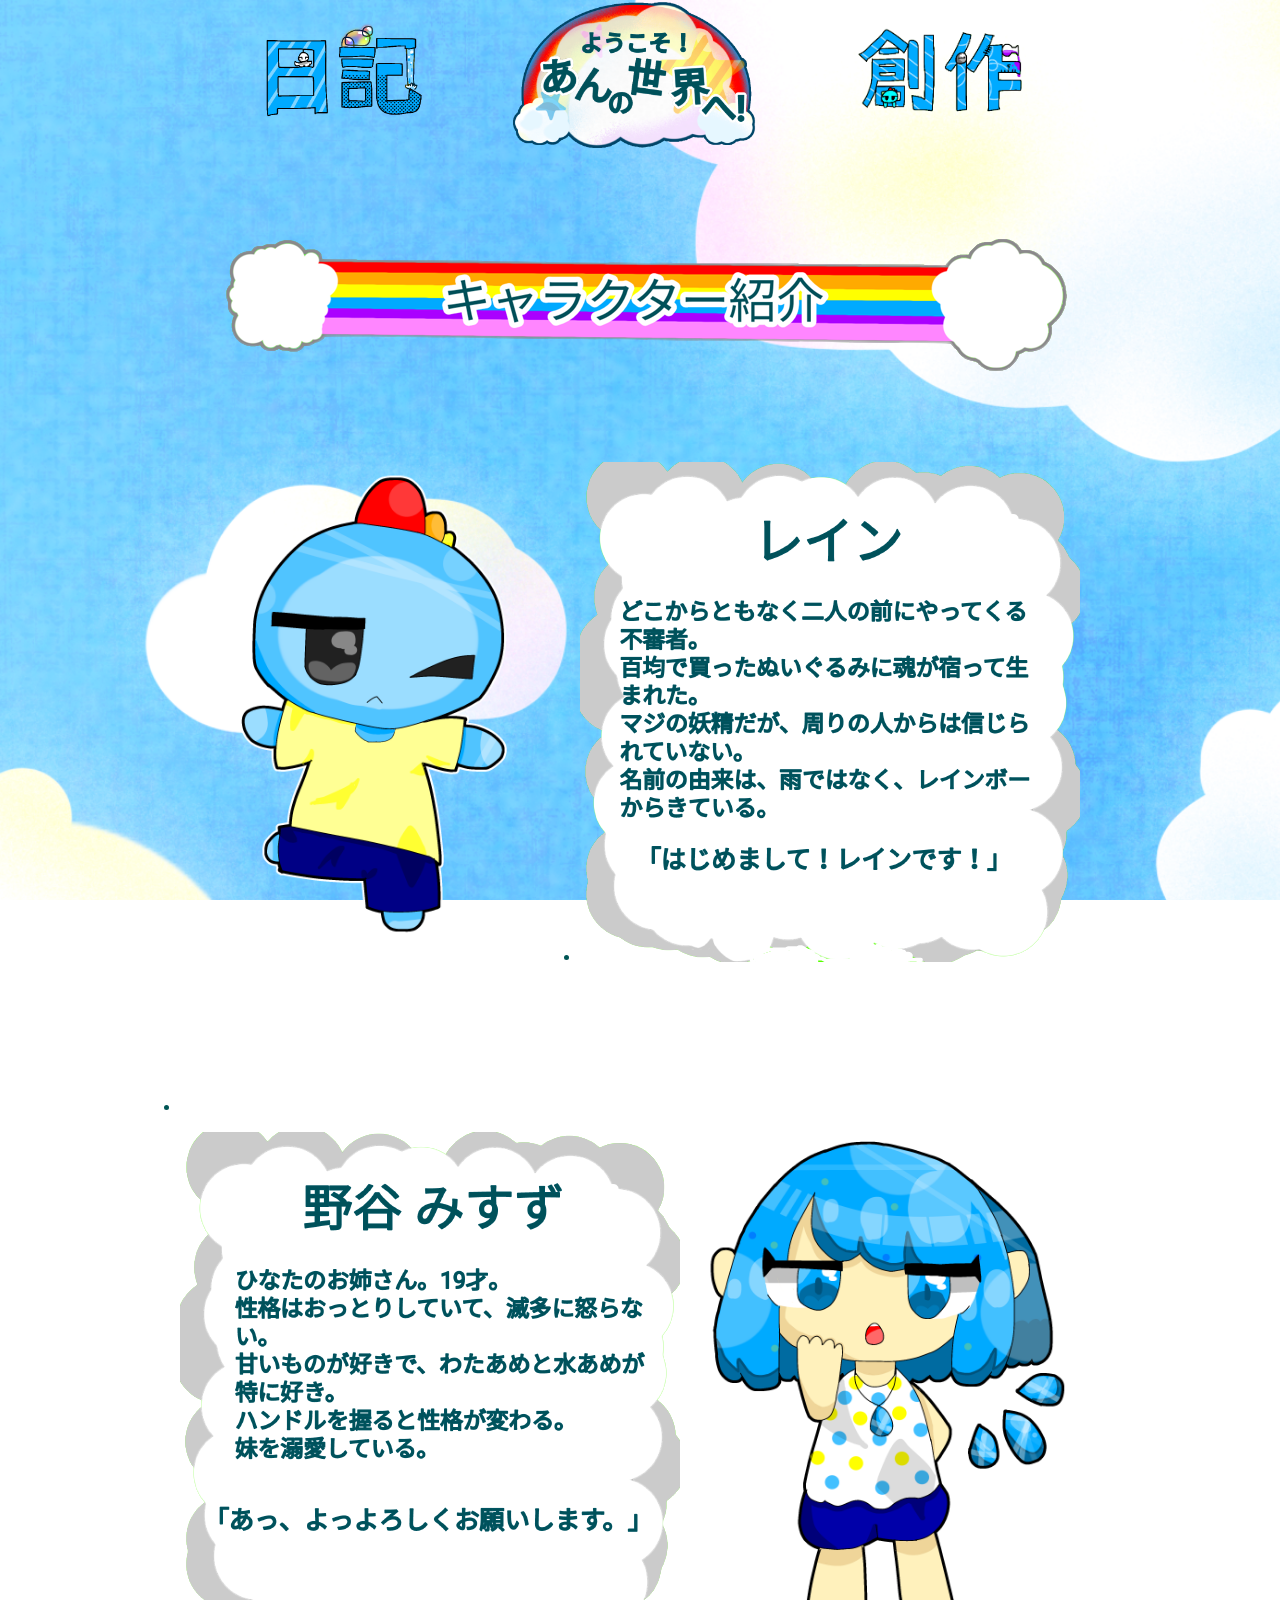
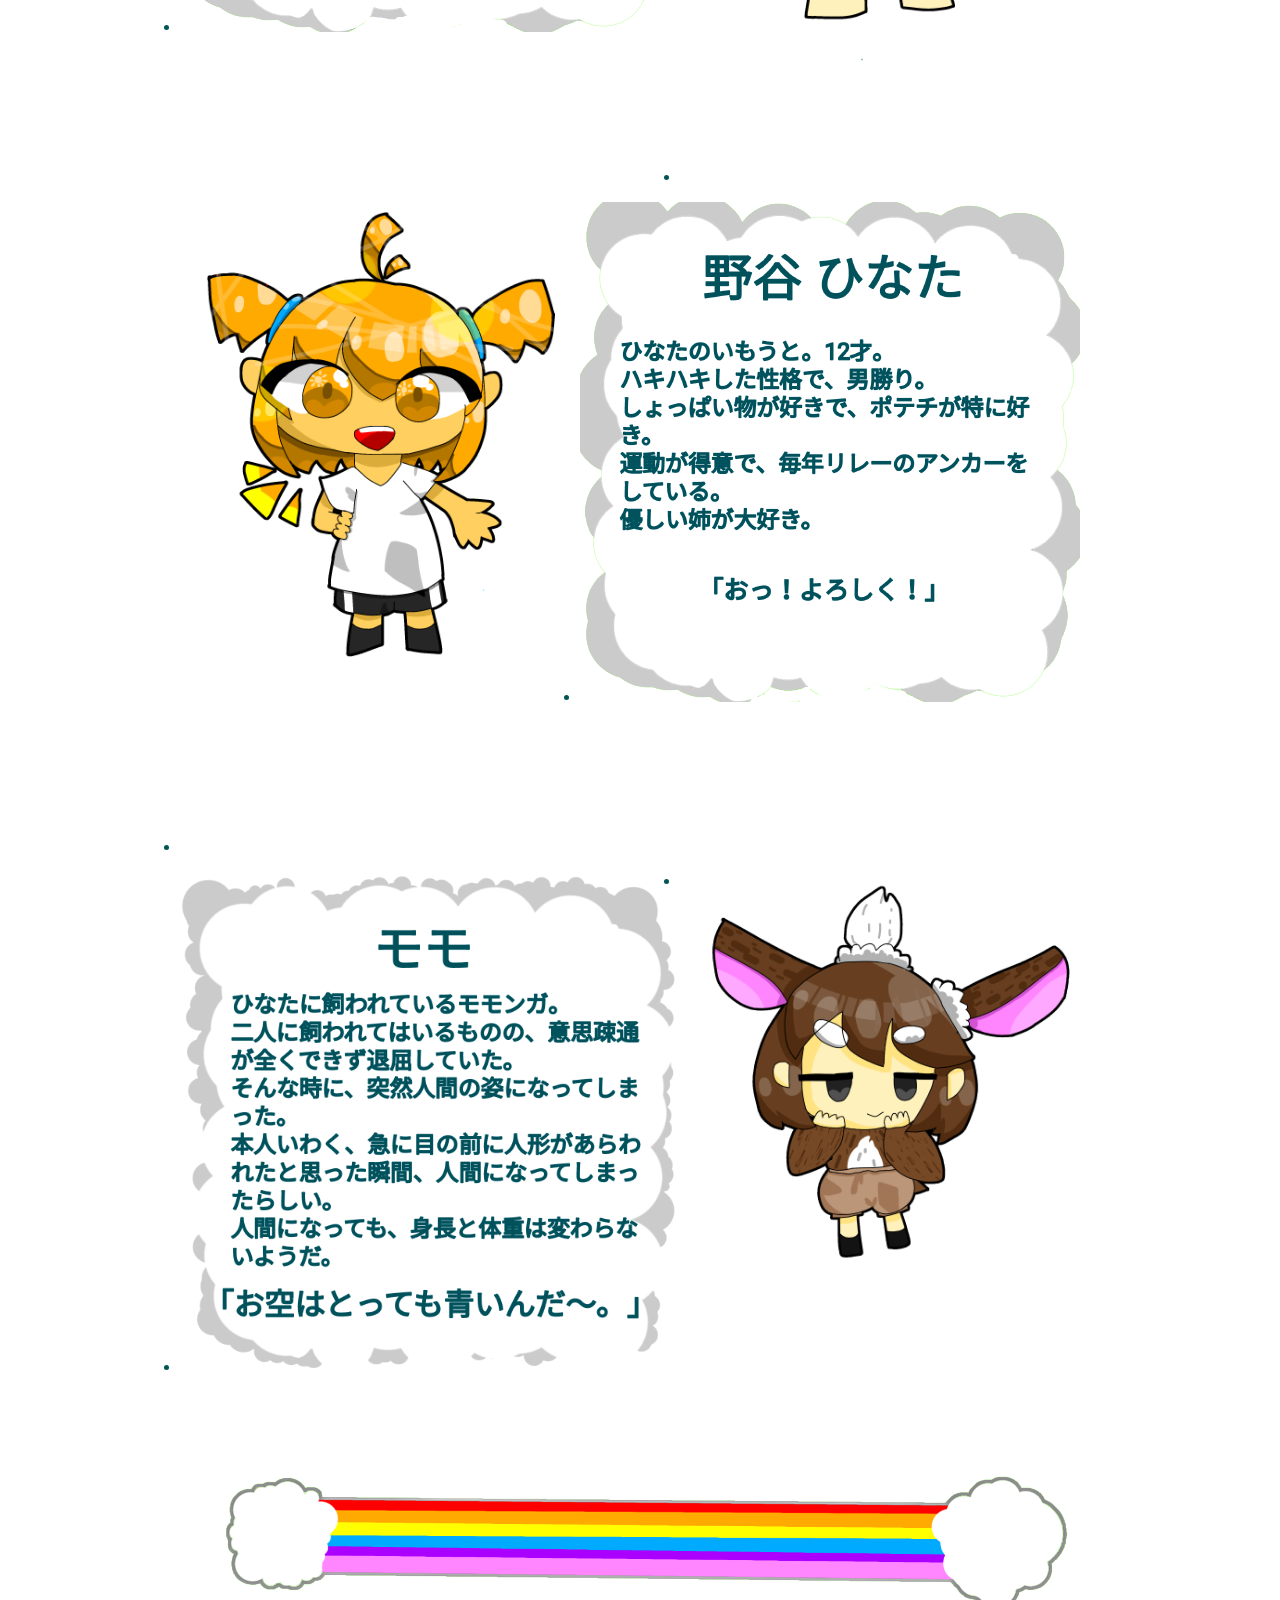
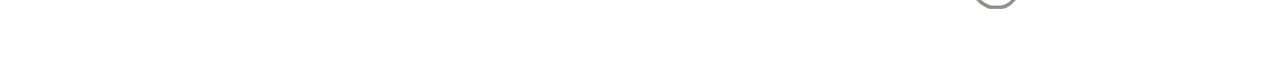
<file: kyara.html>
<!DOCTYPE html>

<head>
    <link rel="stylesheet" href="kyara.css">
    <meta charset="utf-8">
    <title>キャラクター紹介</title>
  </head>

  <header>

    <a href="nikki.html"><img src="日記.png" width="300px" height="150px"></a>
    <a href="index.html"><img src="タイトルロゴ.png" width="300px" height="150px"></a>
    <a href="sousaku.html"><img src="創作-removebg-preview.png" width="300px" height="150px"></a>
   
     </header>

<body>

  <img src="nameber-キャラクター紹介-removebg-preview.png" class="title">

    <ul>
<li> <img src="レイン.png" width="400px" height="650px"></li>
<li> <img src="自己紹介-レイン-removebg-preview.png" class="migi" width="500px" height="500px"></li>
</ul>

<ul>
<li> <img src="自己紹介-みすず-removebg-preview.png" class="hidari" width="500px" height="500px"></li>
<li> <img src="みすず.png" class="migi" width="400px" height="650px"></li>
</ul>

<ul>
<li> <img src="ひなた.png" class="hidari"  width="400px" height="650px"></li>
<li> <img src="自己紹介-ひなた-removebg-preview (1).png" class="migi" width="500px" height="500px"></li>
</ul>

<ul>
  <li> <img src="モモ-自己紹介.png" class="hidari" width="500px" height="500px"></li>
  <li> <img src="モモ.png" class="migi momo" width="400px" height="650px"></li>
  </ul>


</body>

<footer>

  <a href="index.html"><img src="仕切り棒-removebg-preview.png"></a>

 </footer>

</html>
</file>
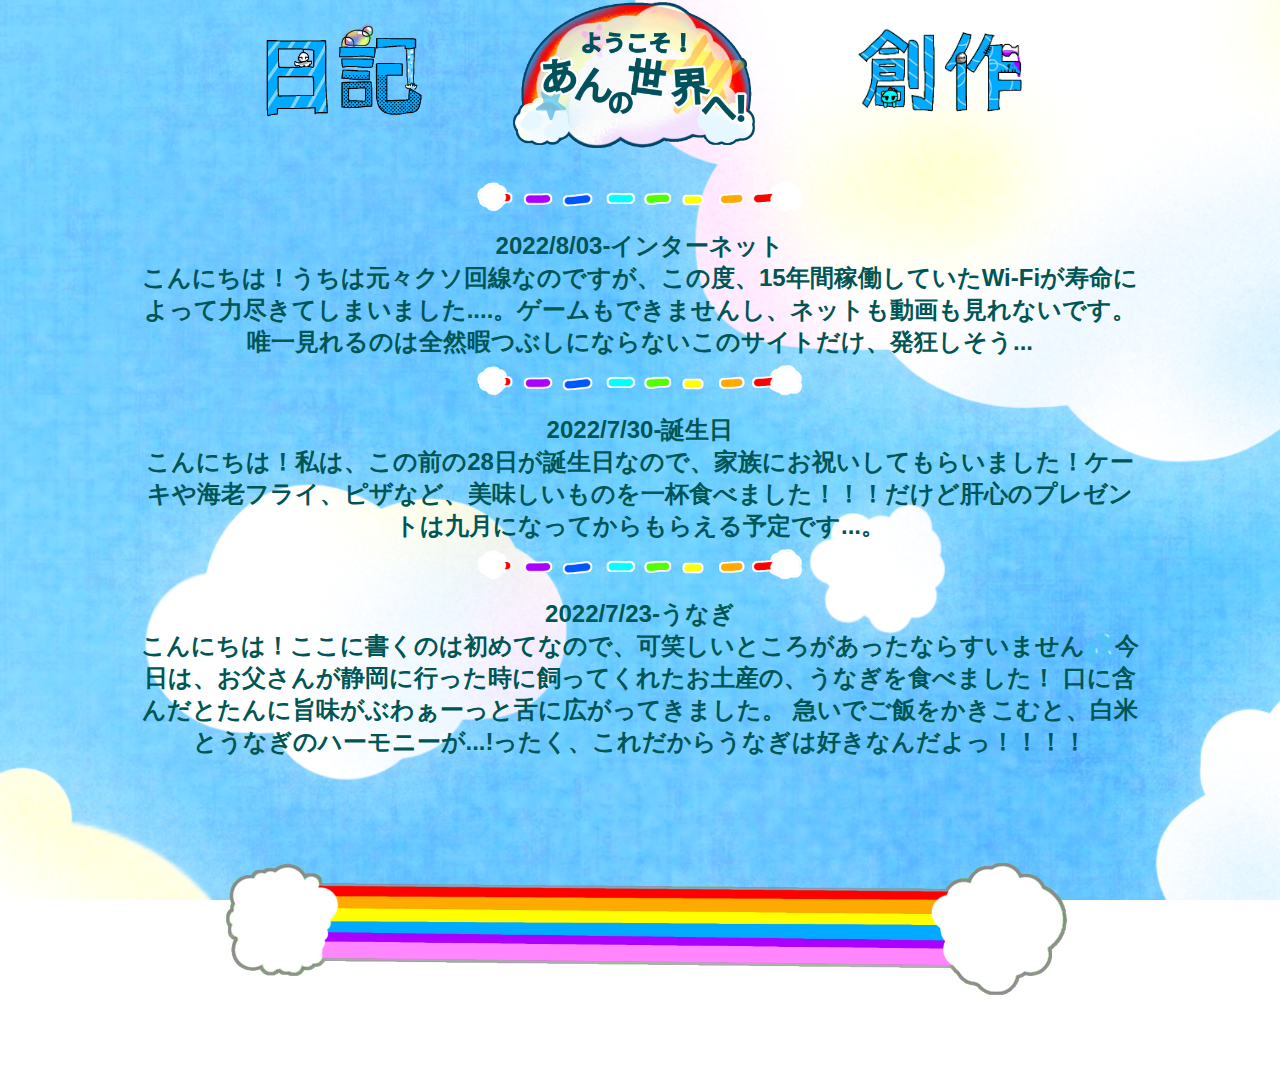
<file: nikki.html>
<!DOCTYPE html>
<html>
    <head>
        <link rel="stylesheet" href="nikki.css">
        <meta charset="utf-8">
        <title>日記</title>
      </head>

      <header>

        <a href="nikki.html"><img src="日記.png" width="300px" height="150px"></a>
        <a href="index.html"><img src="タイトルロゴ.png" width="300px" height="150px"></a>
        <a href="sousaku.html"><img src="創作-removebg-preview.png" width="300px" height="150px"></a>
       
         </header>

         <body>

            <h2>

                <img src="仕切り棒ミニ.png" height="50">

                <div class="2022/7/30">
                    2022/8/03-インターネット<br>
                    こんにちは！うちは元々クソ回線なのですが、この度、15年間稼働していたWi-Fiが寿命によって力尽きてしまいました....。ゲームもできませんし、ネットも動画も見れないです。唯一見れるのは全然暇つぶしにならないこのサイトだけ、発狂しそう...
                </div>

                <img src="仕切り棒ミニ.png" height="50">

                <div class="2022/7/30">
                    2022/7/30-誕生日<br>
                    こんにちは！私は、この前の28日が誕生日なので、家族にお祝いしてもらいました！ケーキや海老フライ、ピザなど、美味しいものを一杯食べました！！！だけど肝心のプレゼントは九月になってからもらえる予定です...。
                </div>

                <img src="仕切り棒ミニ.png" height="50">
                
                <div class="2022/7/23">
                2022/7/23-うなぎ<br>
                こんにちは！ここに書くのは初めてなので、可笑しいところがあったならすいません💦今日は、お父さんが静岡に行った時に飼ってくれたお土産の、うなぎを食べました！ 口に含んだとたんに旨味がぶわぁーっと舌に広がってきました。 急いでご飯をかきこむと、白米とうなぎのハーモニーが...!ったく、これだからうなぎは好きなんだよっ！！！！
            </div>
        </h2>
        

         </body>
         <footer>

            <a href="index.html"><img src="仕切り棒-removebg-preview.png"></a>
          
           </footer>



</html>
</file>
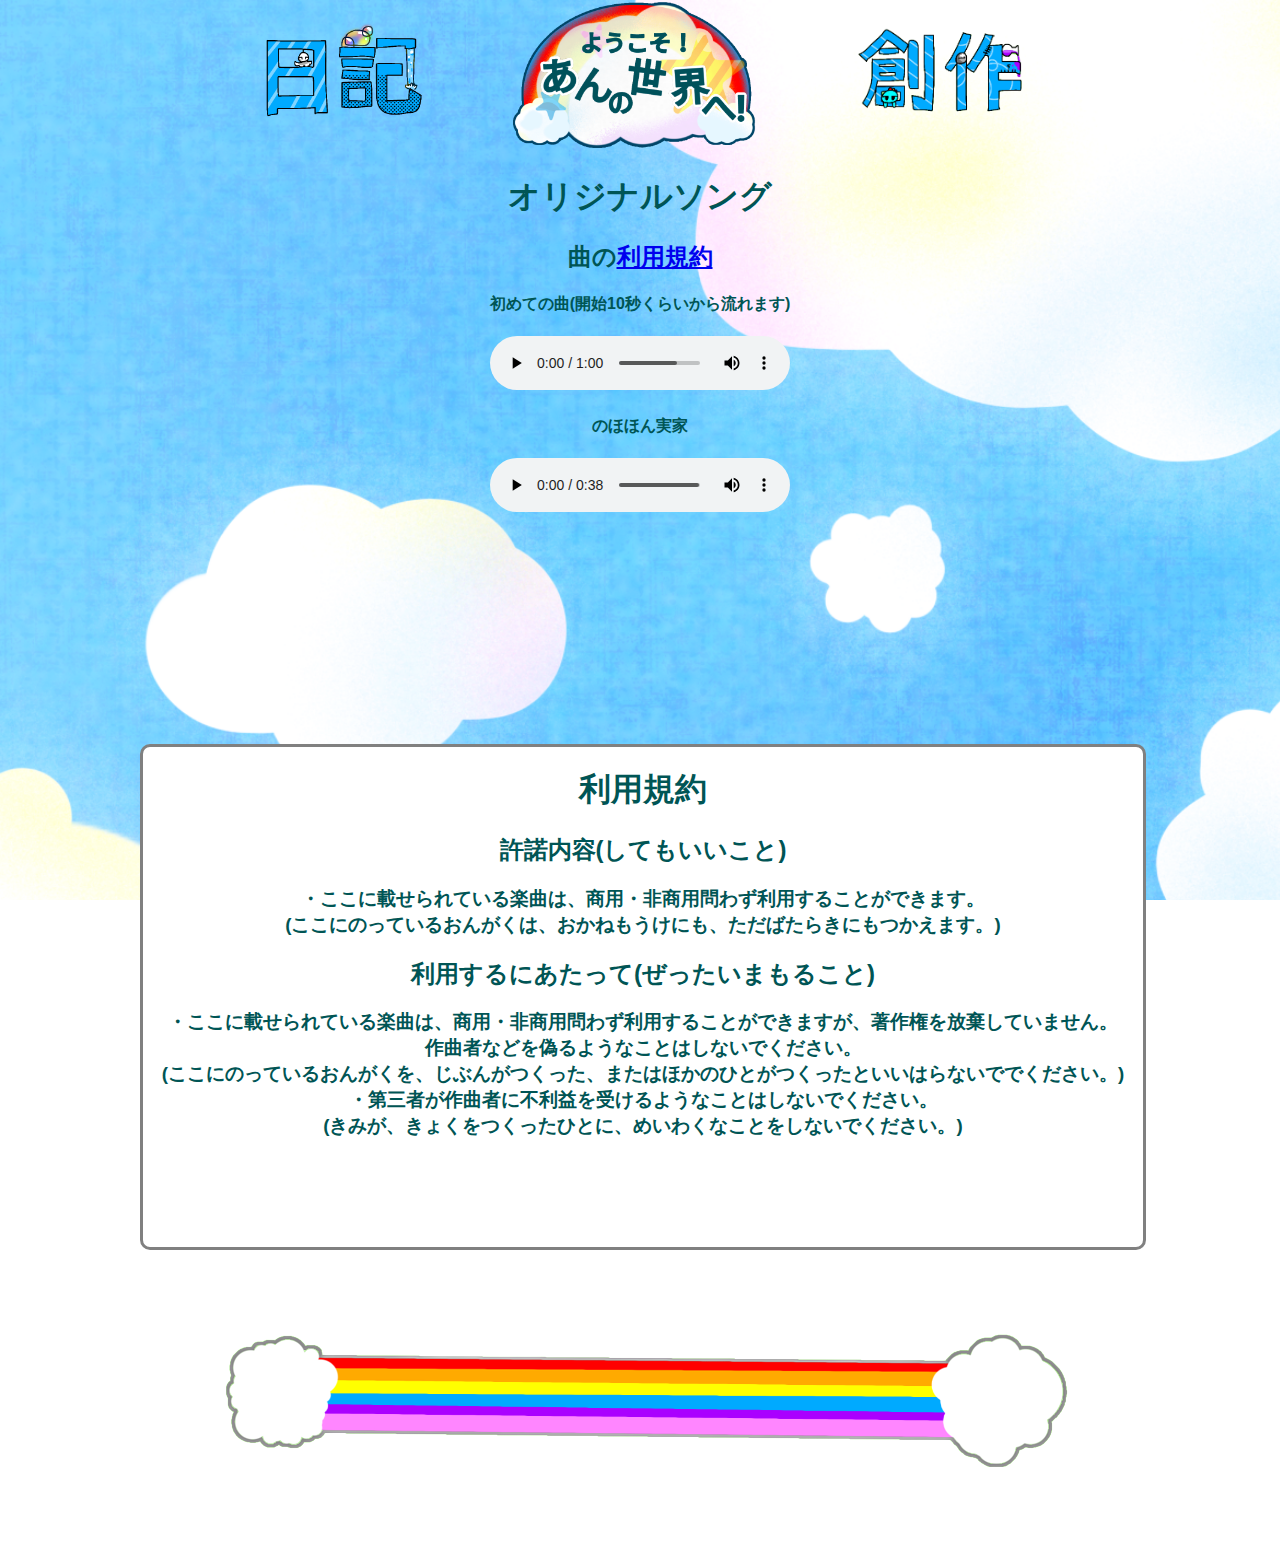
<file: ongaku.html>
<!DOCTYPE html>
<html>
  <head>
    <link rel="stylesheet" href="ongaku.css">
    <meta charset="utf-8">
    <title>オリジナルソング</title>
  </head>

  <header>
 <a href="nikki.html"><img src="日記.png" width="300px" height="150px"></a>
 <a href="index.html"><img src="タイトルロゴ.png" width="300px" height="150px"></a>
 <a href="sousaku.html"><img src="創作-removebg-preview.png" width="300px" height="150px"></a>
  </header>


  <body>

    <div class="title">
<h1>オリジナルソング</h1>
<h2>曲の<a href="#kiyaku">利用規約</a></h2>
</div>

    <h4>初めての曲(開始10秒くらいから流れます)</h4>
    <audio controls src="めっちゃいい曲出来た.mp3"></audio>

    <h4>のほほん実家</h4>
    <audio controls src="のほほん実家.mp3"></audio>




    <h1><br><br><br><br><br></h1>

<div class="kiyaku" id="kiyaku">
    <h1>利用規約</h1>
    <h2>許諾内容(してもいいこと)</h2>
<h3>
・ここに載せられている楽曲は、商用・非商用問わず利用することができます。　　　　　　　　　　　　　　<br>
(ここにのっているおんがくは、おかねもうけにも、ただばたらきにもつかえます。)　　　　　　　　　　　　
</h3>
<h2>利用するにあたって(ぜったいまもること)</h2>
<h3>
・ここに載せられている楽曲は、商用・非商用問わず利用することができますが、著作権を放棄していません。<br>
  作曲者などを偽るようなことはしないでください。　　　　　　　　　　　　　　　　　　　　　　　　　　<br>
(ここにのっているおんがくを、じぶんがつくった、またはほかのひとがつくったといいはらないででください。)<br>
・第三者が作曲者に不利益を受けるようなことはしないでください。　　　　　　　　　　　　　　　　　　　<br>
(きみが、きょくをつくったひとに、めいわくなことをしないでください。)　　　　　　　　　　　　　　　　
</h3>

</div>
    </body>

<footer>

<a href="sousaku.html"><img src="仕切り棒-removebg-preview.png"></a>

</footer>


</html>
</file>
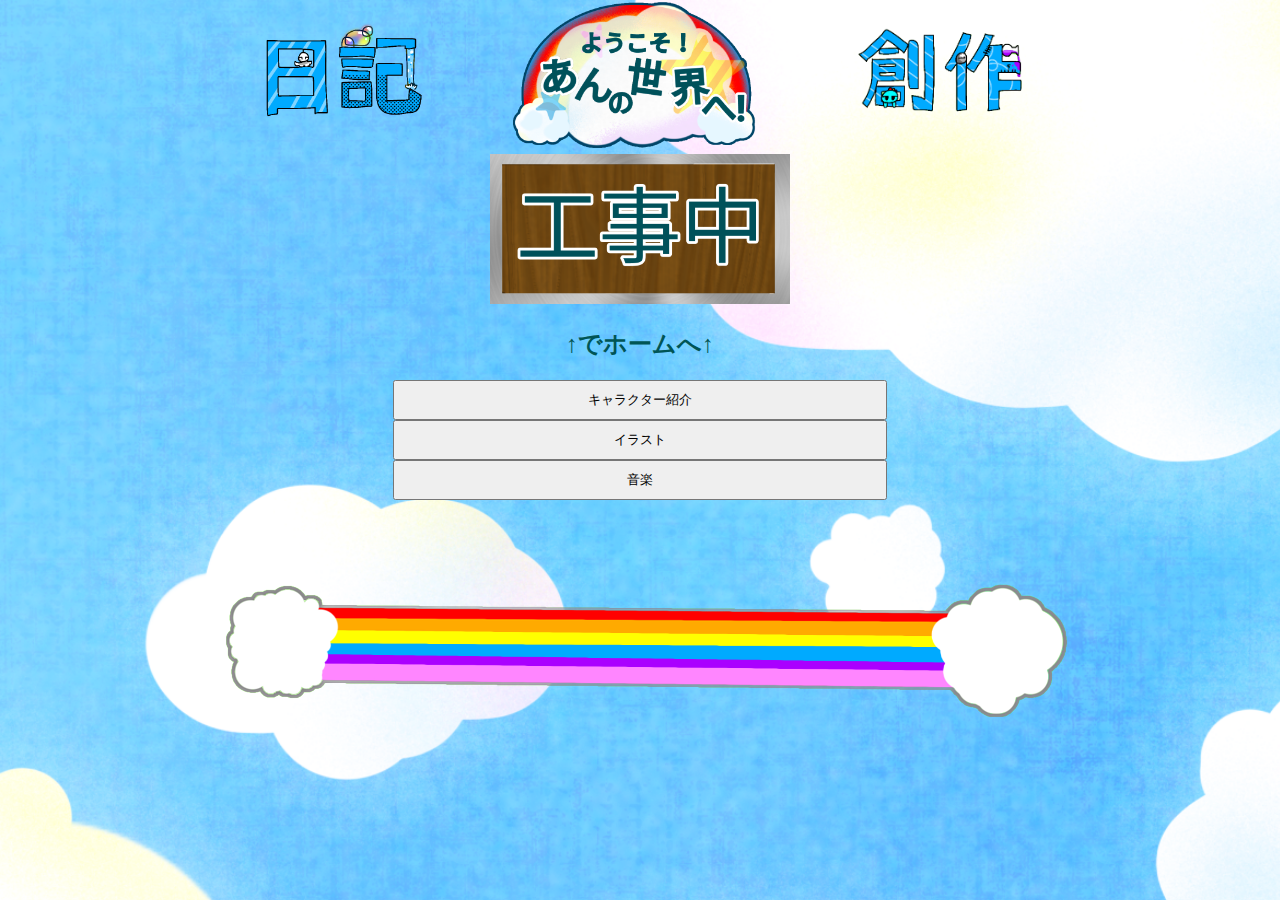
<file: sousaku.html>
<!DOCTYPE html>
<html>

    <head>
        <link rel="stylesheet" href="sousaku.css">
        <meta charset="utf-8">
        <title>創作</title>
      </head>

      <header>

        <a href="nikki.html"><img src="日記.png" width="300px" height="150px"></a>
        <a href="index.html"><img src="タイトルロゴ.png" width="300px" height="150px"></a>
        <a href="sousaku.html"><img src="創作-removebg-preview.png" width="300px" height="150px"></a>
       
         </header>

<body>
    <a href="index.html"><img src="工事中.png" width="300px" height="150px"></a>
    <h2>↑でホームへ↑</h2>

    <button  type=“button” onclick="location.href='kyara.html'">キャラクター紹介</button>
<br>
    <button  type=“button” onclick="location.href='irasuto.html'">イラスト</button>
    <br>
    <button  type=“button” onclick="location.href='ongaku.html'">音楽</button>



</body>

<footer>

    <a href="index.html"><img src="仕切り棒-removebg-preview.png"></a>
  
   </footer>

</html>
</file>
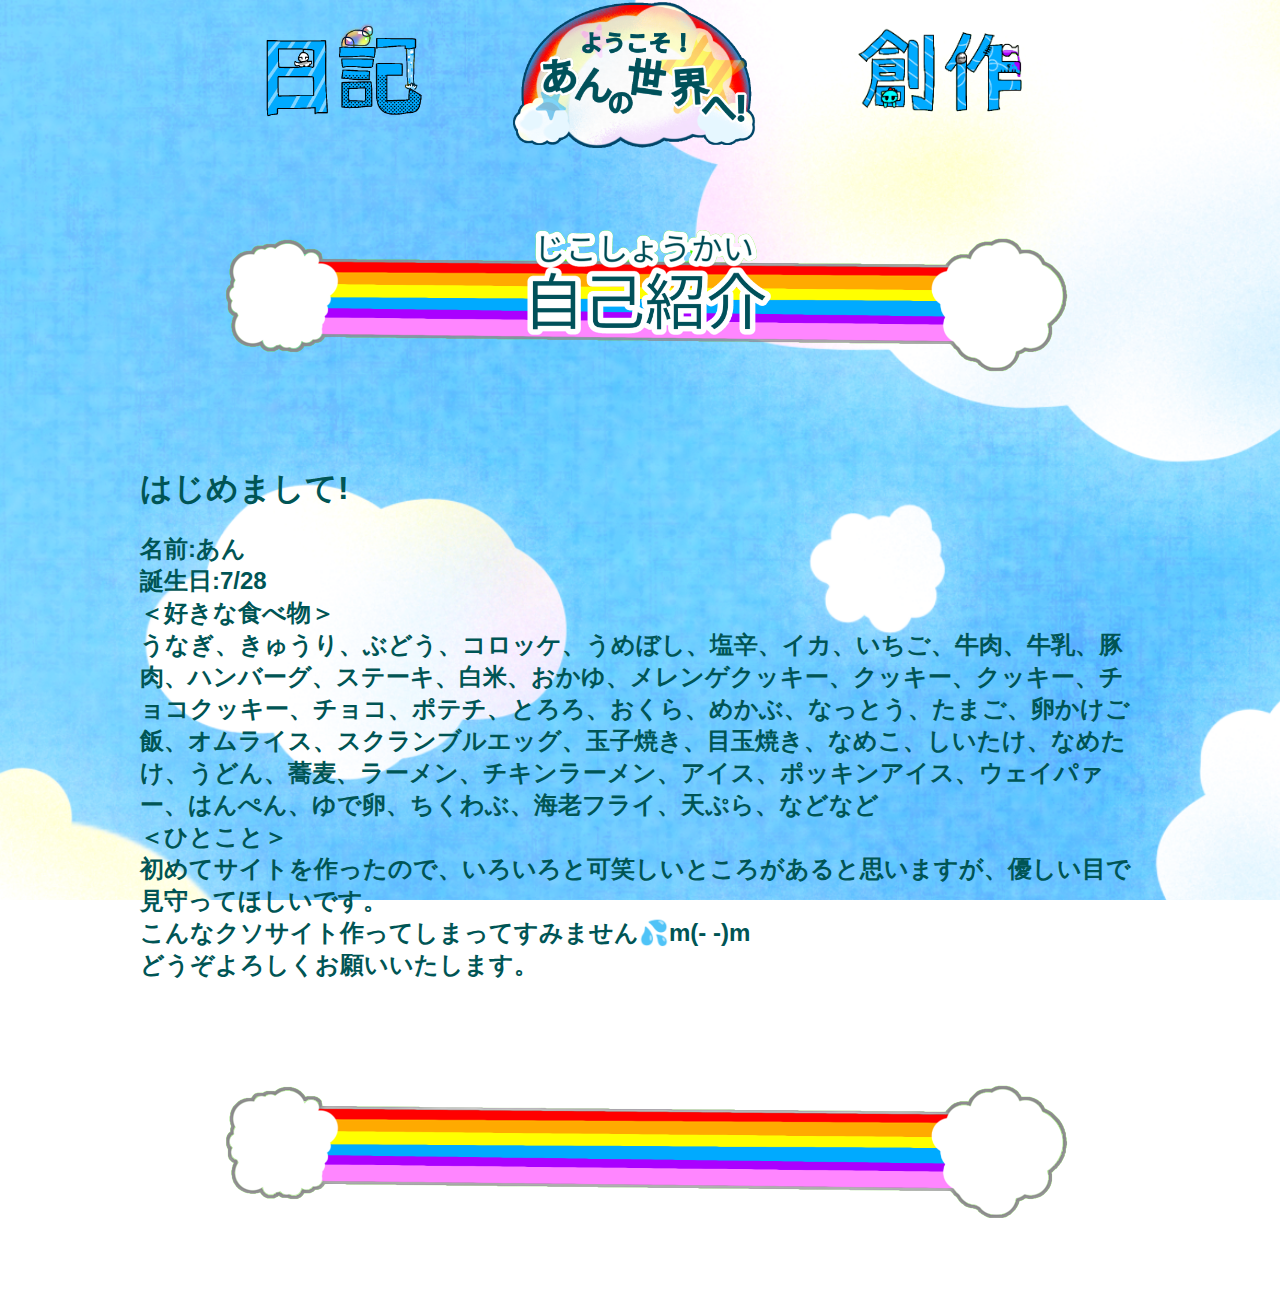
<file: syo-kai.html>
<!DOCTYPE html>
<html>
  <head>
    <link rel="stylesheet" href="syo-kai.css">
    <meta charset="utf-8">
    <title>自己紹介</title>
  </head>

  <header>

    <a href="nikki.html"><img src="日記.png" width="300px" height="150px"></a>
    <a href="index.html"><img src="タイトルロゴ.png" width="300px" height="150px"></a>
    <a href="sousaku.html"><img src="創作-removebg-preview.png" width="300px" height="150px"></a>
   
     </header>

  <body>
    
    <div class="pagetitle">
    <img src="nameber-自己紹介-removebg-preview (1).png">
  </div>


<h1>はじめまして!</h1>
<h2>名前:あん<br>誕生日:7/28<br>＜好きな食べ物＞<br>うなぎ、きゅうり、ぶどう、コロッケ、うめぼし、塩辛、イカ、いちご、牛肉、牛乳、豚肉、ハンバーグ、ステーキ、白米、おかゆ、メレンゲクッキー、クッキー、クッキー、チョコクッキー、チョコ、ポテチ、とろろ、おくら、めかぶ、なっとう、たまご、卵かけご飯、オムライス、スクランブルエッグ、玉子焼き、目玉焼き、なめこ、しいたけ、なめたけ、うどん、蕎麦、ラーメン、チキンラーメン、アイス、ポッキンアイス、ウェイパァー、はんぺん、ゆで卵、ちくわぶ、海老フライ、天ぷら、などなど<br>
 ＜ひとこと＞<br>初めてサイトを作ったので、いろいろと可笑しいところがあると思いますが、優しい目で見守ってほしいです。
  <br>こんなクソサイト作ってしまってすみません💦m(- -)m
  <br>どうぞよろしくお願いいたします。</h2>
</h2>




</body>

<footer>

  <a href="index.html"><img src="仕切り棒-removebg-preview.png"></a>

 </footer>

</html>
</file>
<file: kyara.css>
header {
  text-align:center;
}

body{

    background-image:url(雲.png);
    background-size:1400px;
      font-family: "Arial" ;
      max-width: 1000px;
  margin: auto;
  color:#005555;
  text-align: center;
  background-attachment: fixed
  }

  ul {
    display: flex;
  }

  
button {
    width: 37em;
    height:3em;
    cursor:pointer;
    text-align:center;
    
  }

  footer {
    width: auto;
    height:100px;

    text-align:center;
    
    }

    .pagetitle{
      text-align:center; 
    }


  .momo{
    position:absolute;
    bottom:auto;
  }
</file>
<file: nikki.css>
header {
    text-align:center;
  }
  
  body{
  
    background-image:url(雲.png);
    background-size:1400px;
      font-family: "Arial" ;
      max-width: 1000px;
  margin: auto;
  color:#005555;
  text-align: center;
  background-attachment: fixed
  }
  
  
  button {
    width: 37em;
    height:3em;
  cursor:pointer;
  text-align:center;
  }
  
  footer {
    width: auto;
    height:100px;
  
    text-align:center;
    
    }
  
    .pagetitle{
      text-align:center; 
  
    }
  
    .sticky {
      position: -webkit-sticky;
      position: sticky;
      top: 0;
     
  }
</file>
<file: ongaku.css>
header {
    text-align:center;
  }
  
  body{
  
    background-image:url(雲.png);
    background-size:1400px;
      font-family: "Arial" ;
      max-width: 1000px;
  margin: auto;
  color:#005555;
  text-align: center;
  background-attachment: fixed;
  }
  
  
  button {
    width: 37em;
    height:3em;
  cursor:pointer;
  text-align:center;
  }
  
  footer {
    width: auto;
    height:100px;
  
    text-align:center;
    
    }
  
    .pagetitle{
      text-align:center; 
  
    }

 .kiyaku {
    width: 1000px;
    height: 500px;
    background-color: #ffffff;
    border-radius: 10px 10px 10px 10px;
    border: 3px solid gray;
 }
</file>
<file: sousaku.css>
header {
    text-align:center;
  }
  
  body{
  
    background-image:url(雲.png);
    background-size:1400px;
      font-family: "Arial" ;
      max-width: 1000px;
  margin: auto;
  color:#005555;
  text-align: center;
  background-attachment: fixed
  }
  
  
  button {
    width: 37em;
    height:3em;
  cursor:pointer;
  text-align:center;
  }
  
  footer {
    width: auto;
    height:100px;
  
    text-align:center;
    
    }
  
    .pagetitle{
      text-align:center; 
  
    }
  
    .sticky {
      position: -webkit-sticky;
      position: sticky;
      top: 0;
     
  }
</file>
<file: syo-kai.css>
header {
  text-align:center;
}

body{

  background-image:url(雲.png);
  background-size:1400px;
    font-family: "Arial" ;
    max-width: 1000px;
margin: auto;
color:#005555;
text-align:auto;
background-attachment: fixed
}


button {
  width: 37em;
  height:3em;
cursor:pointer;
text-align:center;
}

footer {
  width: auto;
  height:100px;

  text-align:center;
  
  }

  .pagetitle{
    text-align:center; 
    
    }

  .sticky {
    position: -webkit-sticky;
    position: sticky;
    top: 0;
   
}
</file>
